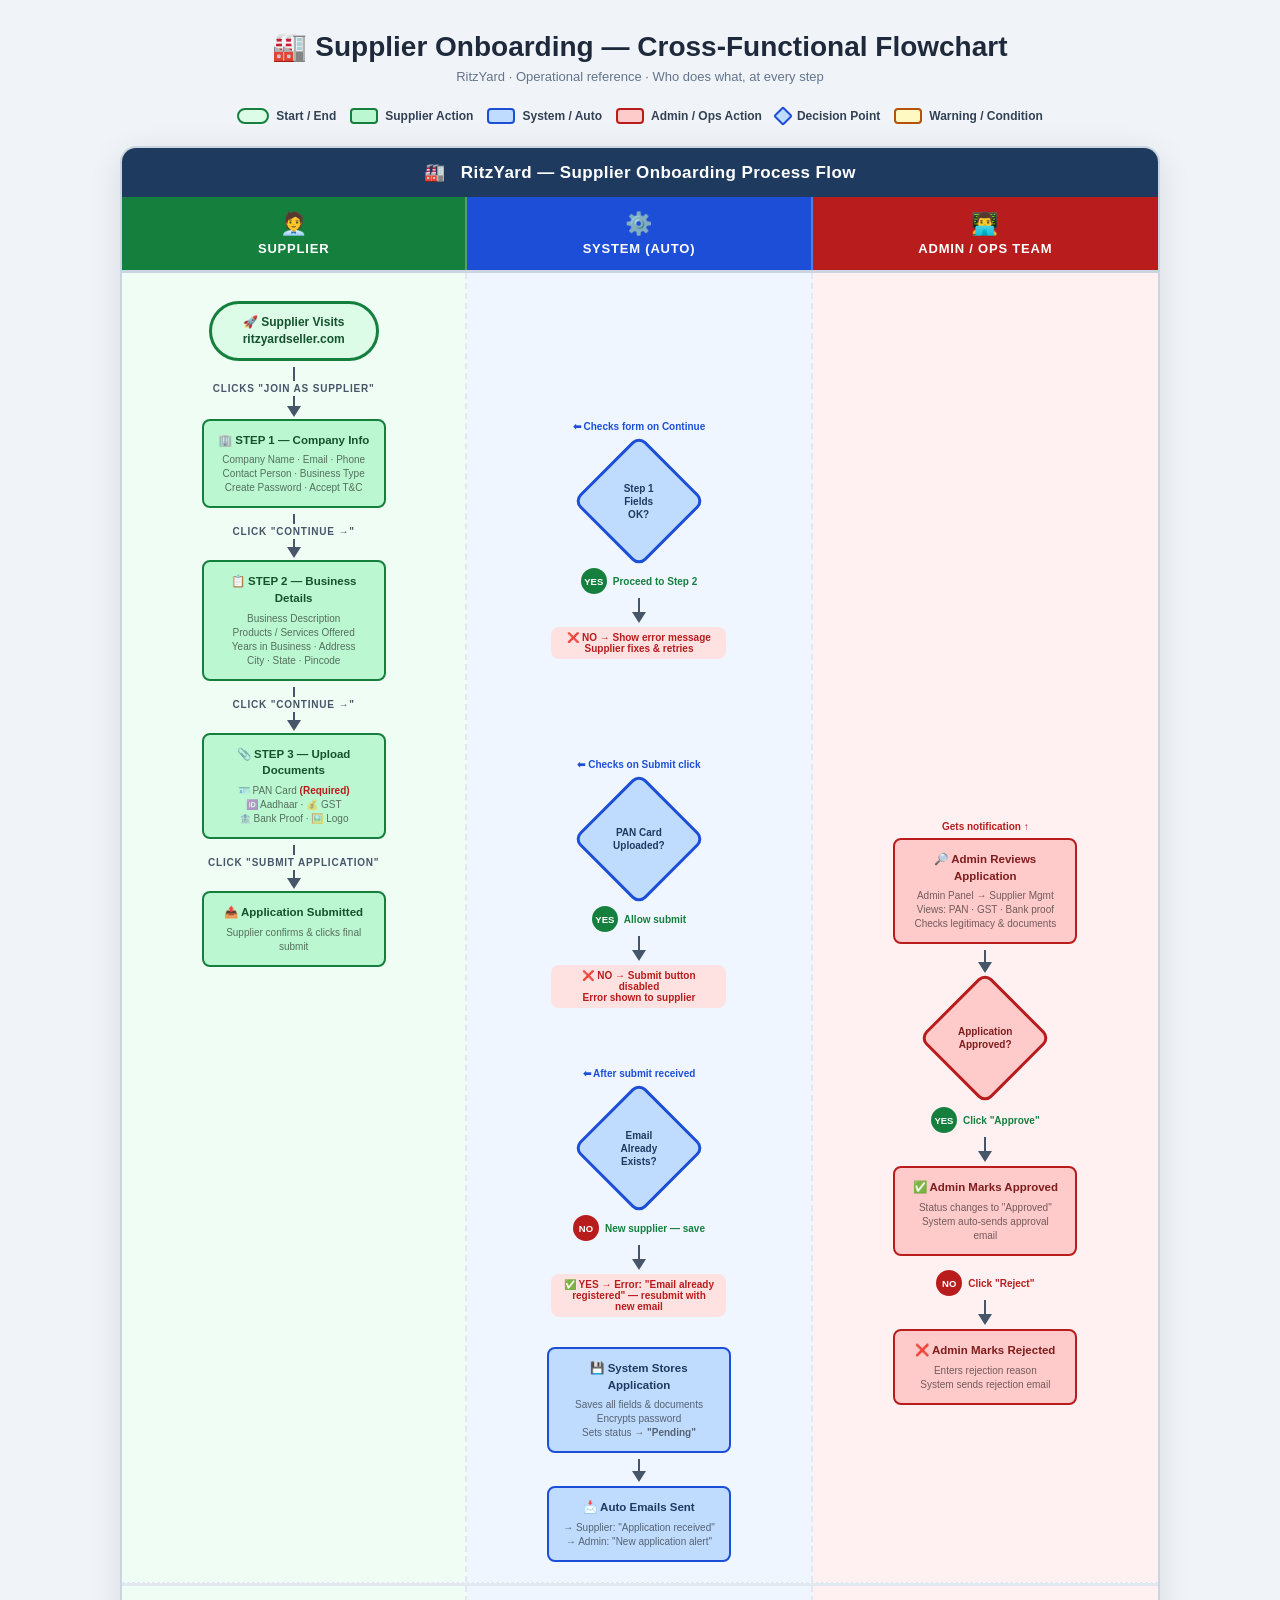
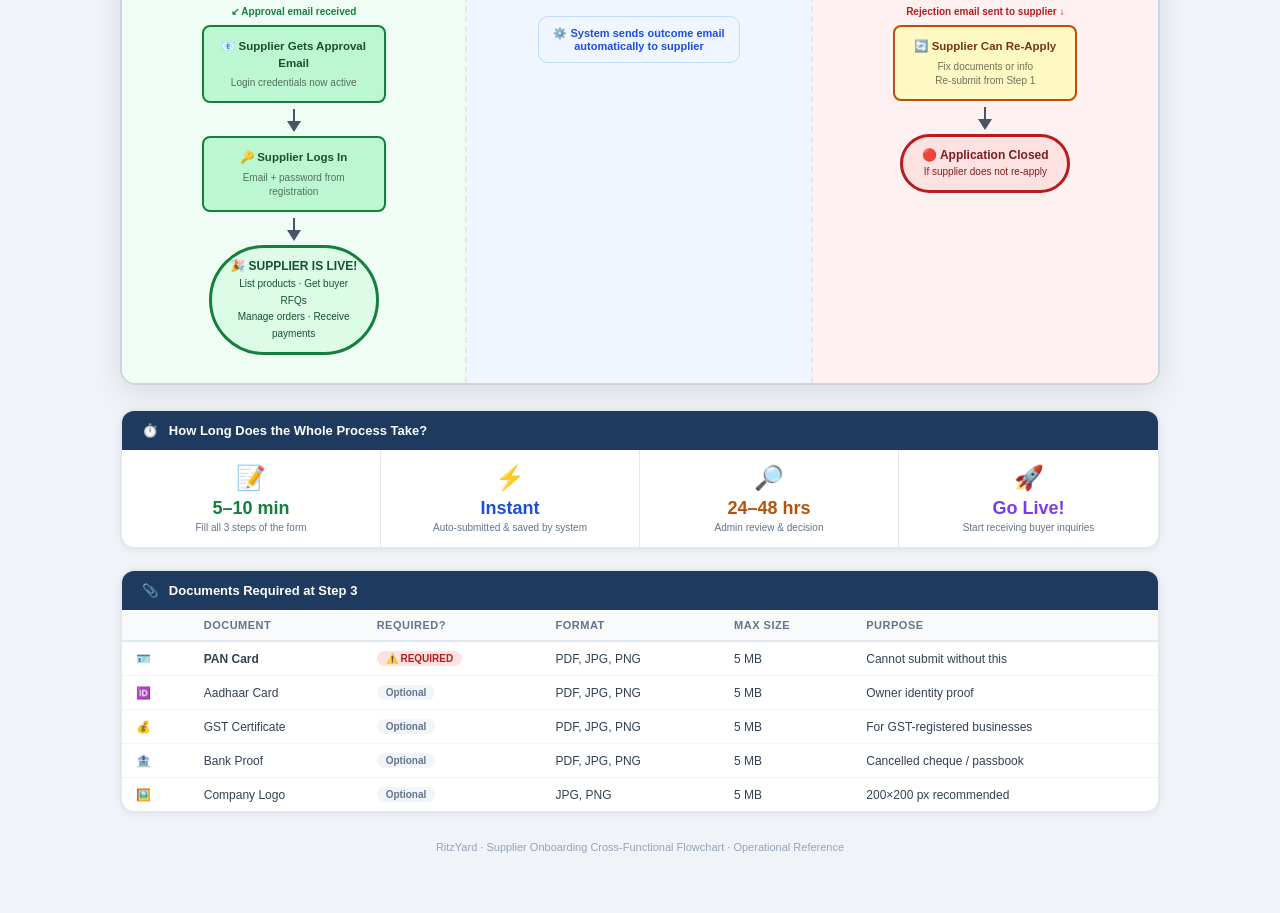
<file: src/assets/Supplier Onboarding Flowchart – RitzYard.html>
<!DOCTYPE html>
<!-- saved from url=(0089)file:///C:/Users/yurek/OneDrive/Desktop/suppliermatrix/SUPPLIER_ONBOARDING_FLOWCHART.html -->
<html lang="en"><head><meta http-equiv="Content-Type" content="text/html; charset=UTF-8">

<title>Supplier Onboarding Flowchart – RitzYard</title>
<style>
*{box-sizing:border-box;margin:0;padding:0}
body{font-family:'Segoe UI',Arial,sans-serif;background:#f0f4f8;padding:30px 20px 60px}

.page-title{text-align:center;margin-bottom:24px}
.page-title h1{font-size:28px;font-weight:900;color:#1e293b;margin-bottom:6px}
.page-title p{font-size:13px;color:#64748b}

/* ── LEGEND ── */
.legend{display:flex;flex-wrap:wrap;justify-content:center;gap:14px;margin-bottom:22px}
.leg{display:flex;align-items:center;gap:7px;font-size:12px;font-weight:600;color:#334155}
.leg-oval{width:32px;height:16px;border-radius:20px;border:2px solid}
.leg-rect{width:28px;height:16px;border-radius:4px;border:2px solid}
.leg-dia{width:14px;height:14px;transform:rotate(45deg);border-radius:2px;border:2px solid}

/* ── CHART WRAPPER ── */
.chart{background:#fff;border:2px solid #cbd5e1;border-radius:16px;overflow:hidden;
  max-width:1040px;margin:0 auto;box-shadow:0 8px 32px rgba(0,0,0,.10)}

.chart-header{background:#1e3a5f;color:#fff;text-align:center;
  padding:14px 20px;font-size:17px;font-weight:800;letter-spacing:.4px}

/* ── LANE HEADERS ── */
.lane-headers{display:grid;grid-template-columns:1fr 1fr 1fr;
  border-bottom:3px solid #cbd5e1}
.lh{text-align:center;padding:14px 8px;font-size:13px;font-weight:800;
  color:#fff;text-transform:uppercase;letter-spacing:.8px}
.lh:not(:last-child){border-right:2px solid rgba(255,255,255,.25)}
.lh-icon{font-size:22px;display:block;margin-bottom:4px}
.lh.s{background:#15803d}.lh.c{background:#1d4ed8}.lh.a{background:#b91c1c}

/* ── LANE BODY ── */
.lane-body{display:grid;grid-template-columns:1fr 1fr 1fr;position:relative}
.lane{padding:18px 14px;border-right:2px dashed #e2e8f0;
  display:flex;flex-direction:column;align-items:center;gap:0;min-height:100px}
.lane:last-child{border-right:none}
.lane.s{background:#f0fdf4}.lane.c{background:#eff6ff}.lane.a{background:#fff1f2}

/* SVG connector layer */
.connector-layer{position:absolute;top:0;left:0;width:100%;height:100%;
  pointer-events:none;z-index:10;overflow:visible}

/* ── SHAPES ── */
.shape{display:flex;flex-direction:column;align-items:center;justify-content:center;
  text-align:center;position:relative;z-index:5}

/* Oval */
.oval{border-radius:60px;border:3px solid;padding:10px 18px;
  font-size:12px;font-weight:800;line-height:1.4;width:170px;cursor:default}
.oval:hover{filter:brightness(.95)}
.oval.start{background:#dcfce7;border-color:#15803d;color:#14532d}
.oval.end-g {background:#dcfce7;border-color:#15803d;color:#14532d}
.oval.end-r {background:#fee2e2;border-color:#b91c1c;color:#7f1d1d}

/* Rectangle */
.box{border-radius:8px;border:2.5px solid;padding:11px 14px;
  font-size:11.5px;font-weight:700;line-height:1.45;width:184px;cursor:default}
.box:hover{filter:brightness(.96);transform:translateY(-1px);transition:.15s}
.box .sub{font-size:10px;font-weight:500;color:rgba(0,0,0,.55);
  margin-top:5px;line-height:1.4;display:block}
.box.s{background:#bbf7d0;border-color:#15803d;color:#14532d}
.box.c{background:#bfdbfe;border-color:#1d4ed8;color:#1e3a5f}
.box.a{background:#fecaca;border-color:#b91c1c;color:#7f1d1d}
.box.w{background:#fef9c3;border-color:#b45309;color:#78350f}

/* Diamond */
.dia-wrap{width:140px;height:130px;position:relative;flex-shrink:0}
.dia{width:94px;height:94px;transform:rotate(45deg);border-radius:10px;
  border:3px solid;position:absolute;top:18px;left:23px;
  display:flex;align-items:center;justify-content:center}
.dia.c{background:#bfdbfe;border-color:#1d4ed8}
.dia.a{background:#fecaca;border-color:#b91c1c}
.dia-text{transform:rotate(-45deg);font-size:10px;font-weight:800;
  line-height:1.3;text-align:center;padding:4px}
.dia.c .dia-text{color:#1e3a5f}.dia.a .dia-text{color:#7f1d1d}

/* Arrows */
.arr{display:flex;flex-direction:column;align-items:center;width:100%}
.arr .ln{width:2px;background:#475569}
.arr .tip{width:0;height:0;border-left:7px solid transparent;
  border-right:7px solid transparent;border-top:11px solid #475569}
.arr .lbl{font-size:10px;font-weight:700;color:#475569;
  text-transform:uppercase;letter-spacing:.8px;margin:2px 0}

/* YES/NO badge */
.yn{width:26px;height:26px;border-radius:50%;display:flex;align-items:center;
  justify-content:center;font-size:9.5px;font-weight:900;color:#fff;flex-shrink:0}
.yn.y{background:#15803d}.yn.n{background:#b91c1c}

/* row spacer */
.sp{height:10px;width:100%}

/* ── BOTTOM TABLES ── */
.bottom{max-width:1040px;margin:26px auto 0;
  display:grid;grid-template-columns:1fr 1fr;gap:20px}
@media(max-width:700px){.bottom{grid-template-columns:1fr}}

.card{background:#fff;border-radius:14px;border:2px solid #e2e8f0;overflow:hidden;
  box-shadow:0 2px 10px rgba(0,0,0,.06)}
.card-hd{padding:12px 18px;font-size:13px;font-weight:800;color:#fff}
.card-hd.green{background:#15803d}.card-hd.blue{background:#1d4ed8}
.card-hd.orange{background:#b45309}.card-hd.red{background:#b91c1c}
table{width:100%;border-collapse:collapse}
th{background:#f8fafc;padding:9px 14px;font-size:11px;font-weight:700;
   color:#64748b;text-align:left;border-bottom:2px solid #e2e8f0;
   text-transform:uppercase;letter-spacing:.5px}
td{padding:9px 14px;font-size:12px;color:#334155;border-bottom:1px solid #f1f5f9}
tr:last-child td{border-bottom:none}
.rb{display:inline-block;padding:2px 9px;border-radius:20px;font-size:10px;font-weight:700}
.rb.r{background:#fee2e2;color:#b91c1c}.rb.o{background:#f1f5f9;color:#64748b}

.timeline{display:grid;grid-template-columns:repeat(4,1fr);gap:0}
.tl-item{padding:14px 12px;text-align:center;border-right:1px solid #e2e8f0}
.tl-item:last-child{border-right:none}
.tl-icon{font-size:24px;margin-bottom:6px}
.tl-val{font-size:18px;font-weight:900;margin-bottom:3px}
.tl-desc{font-size:10px;color:#64748b}
.tl-item.g .tl-val{color:#15803d}
.tl-item.b .tl-val{color:#1d4ed8}
.tl-item.o .tl-val{color:#b45309}
.tl-item.p .tl-val{color:#7c3aed}

footer{text-align:center;margin-top:28px;font-size:11px;color:#94a3b8}
</style>
</head>
<body>

<div class="page-title">
  <h1>🏭 Supplier Onboarding — Cross-Functional Flowchart</h1>
  <p>RitzYard · Operational reference · Who does what, at every step</p>
</div>

<!-- LEGEND -->
<div class="legend">
  <div class="leg"><div class="leg-oval" style="background:#dcfce7;border-color:#15803d"></div>Start / End</div>
  <div class="leg"><div class="leg-rect" style="background:#bbf7d0;border-color:#15803d"></div>Supplier Action</div>
  <div class="leg"><div class="leg-rect" style="background:#bfdbfe;border-color:#1d4ed8"></div>System / Auto</div>
  <div class="leg"><div class="leg-rect" style="background:#fecaca;border-color:#b91c1c"></div>Admin / Ops Action</div>
  <div class="leg"><div class="leg-dia" style="background:#bfdbfe;border-color:#1d4ed8"></div>Decision Point</div>
  <div class="leg"><div class="leg-rect" style="background:#fef9c3;border-color:#b45309"></div>Warning / Condition</div>
</div>

<!-- CHART -->
<div class="chart">
  <div class="chart-header">🏭 &nbsp; RitzYard — Supplier Onboarding Process Flow</div>

  <!-- LANE HEADERS -->
  <div class="lane-headers">
    <div class="lh s"><span class="lh-icon">🧑‍💼</span>SUPPLIER</div>
    <div class="lh c"><span class="lh-icon">⚙️</span>SYSTEM (AUTO)</div>
    <div class="lh a"><span class="lh-icon">👨‍💻</span>ADMIN / OPS TEAM</div>
  </div>

  <!-- ════════ SWIM LANE ROWS ════════ -->
  <!-- Using an SVG-based approach for clean visual arrows between lanes -->
  <div style="position:relative;background:#fff;">
  <svg id="svg-conn" class="connector-layer" style="display:none"></svg>

  <!-- ── R1: START ── -->
  <div style="display:grid;grid-template-columns:1fr 1fr 1fr;border-bottom:1px dashed #e2e8f0">
    <div class="lane s" style="padding-top:28px;padding-bottom:20px">
      <div class="shape">
        <div class="oval start">🚀 Supplier Visits<br>ritzyardseller.com</div>
      </div>
      <div class="arr" style="margin-top:6px">
        <div class="ln" style="height:14px"></div>
        <div class="lbl">Clicks "Join as Supplier"</div>
        <div class="ln" style="height:10px"></div>
        <div class="tip"></div>
      </div>
      <div class="shape" style="margin-top:2px">
        <div class="box s">
          🏢 <strong>STEP 1 — Company Info</strong>
          <span class="sub">Company Name · Email · Phone<br>Contact Person · Business Type<br>Create Password · Accept T&amp;C</span>
        </div>
      </div>
      <div class="arr" style="margin-top:6px">
        <div class="ln" style="height:10px"></div>
        <div class="lbl">Click "Continue →"</div>
        <div class="ln" style="height:8px"></div>
        <div class="tip"></div>
      </div>
      <div class="shape" style="margin-top:2px">
        <div class="box s">
          📋 <strong>STEP 2 — Business Details</strong>
          <span class="sub">Business Description<br>Products / Services Offered<br>Years in Business · Address<br>City · State · Pincode</span>
        </div>
      </div>
      <div class="arr" style="margin-top:6px">
        <div class="ln" style="height:10px"></div>
        <div class="lbl">Click "Continue →"</div>
        <div class="ln" style="height:8px"></div>
        <div class="tip"></div>
      </div>
      <div class="shape" style="margin-top:2px">
        <div class="box s">
          📎 <strong>STEP 3 — Upload Documents</strong>
          <span class="sub">🪪 PAN Card <b style="color:#b91c1c">(Required)</b><br>🆔 Aadhaar · 💰 GST<br>🏦 Bank Proof · 🖼️ Logo</span>
        </div>
      </div>
      <div class="arr" style="margin-top:6px">
        <div class="ln" style="height:10px"></div>
        <div class="lbl">Click "Submit Application"</div>
        <div class="ln" style="height:8px"></div>
        <div class="tip"></div>
      </div>
      <div class="shape" style="margin-top:2px">
        <div class="box s">
          📤 <strong>Application Submitted</strong>
          <span class="sub">Supplier confirms &amp; clicks final submit</span>
        </div>
      </div>
    </div>

    <!-- SYSTEM LANE -->
    <div class="lane c" style="padding-top:28px;padding-bottom:20px">

      <!-- Validate Step 1 -->
      <div style="height:80px"></div><!-- align with step 1 box -->

      <div style="margin-top:40px;display:flex;flex-direction:column;align-items:center">
        <div style="font-size:10px;font-weight:700;color:#1d4ed8;margin-bottom:4px">⬅ Checks form on Continue</div>
        <div class="shape">
          <div class="dia-wrap">
            <div class="dia c"><div class="dia-text">Step 1<br>Fields<br>OK?</div></div>
          </div>
        </div>
        <div style="display:flex;align-items:center;gap:6px;margin-top:2px">
          <div class="yn y">YES</div>
          <span style="font-size:10px;color:#15803d;font-weight:700">Proceed to Step 2</span>
        </div>
        <div class="arr" style="margin-top:4px;width:40px">
          <div class="ln" style="height:14px"></div>
          <div class="tip"></div>
        </div>
        <div style="margin-top:4px;font-size:10px;font-weight:700;background:#fee2e2;color:#b91c1c;
          padding:5px 10px;border-radius:8px;text-align:center;width:175px">
          ❌ NO → Show error message<br>Supplier fixes &amp; retries
        </div>
      </div>

      <!-- PAN check -->
      <div style="margin-top:100px;display:flex;flex-direction:column;align-items:center">
        <div style="font-size:10px;font-weight:700;color:#1d4ed8;margin-bottom:4px">⬅ Checks on Submit click</div>
        <div class="shape">
          <div class="dia-wrap">
            <div class="dia c"><div class="dia-text">PAN Card<br>Uploaded?</div></div>
          </div>
        </div>
        <div style="display:flex;align-items:center;gap:6px;margin-top:2px">
          <div class="yn y">YES</div>
          <span style="font-size:10px;color:#15803d;font-weight:700">Allow submit</span>
        </div>
        <div class="arr" style="margin-top:4px;width:40px">
          <div class="ln" style="height:14px"></div>
          <div class="tip"></div>
        </div>
        <div style="margin-top:4px;font-size:10px;font-weight:700;background:#fee2e2;color:#b91c1c;
          padding:5px 10px;border-radius:8px;text-align:center;width:175px">
          ❌ NO → Submit button disabled<br>Error shown to supplier
        </div>
      </div>

      <!-- Duplicate check -->
      <div style="margin-top:60px;display:flex;flex-direction:column;align-items:center">
        <div style="font-size:10px;font-weight:700;color:#1d4ed8;margin-bottom:4px">⬅ After submit received</div>
        <div class="shape">
          <div class="dia-wrap">
            <div class="dia c"><div class="dia-text">Email<br>Already<br>Exists?</div></div>
          </div>
        </div>
        <div style="display:flex;align-items:center;gap:6px;margin-top:2px">
          <div class="yn n">NO</div>
          <span style="font-size:10px;color:#15803d;font-weight:700">New supplier — save</span>
        </div>
        <div class="arr" style="margin-top:4px;width:40px">
          <div class="ln" style="height:14px"></div>
          <div class="tip"></div>
        </div>
        <div style="margin-top:4px;font-size:10px;font-weight:700;background:#fee2e2;color:#b91c1c;
          padding:5px 10px;border-radius:8px;text-align:center;width:175px">
          ✅ YES → Error: "Email already<br>registered" — resubmit with new email
        </div>
      </div>

      <!-- Store & emails -->
      <div style="margin-top:30px;display:flex;flex-direction:column;align-items:center">
        <div class="shape">
          <div class="box c">
            💾 <strong>System Stores Application</strong>
            <span class="sub">Saves all fields &amp; documents<br>Encrypts password<br>Sets status → <b>"Pending"</b></span>
          </div>
        </div>
        <div class="arr" style="margin-top:6px">
          <div class="ln" style="height:12px"></div>
          <div class="tip"></div>
        </div>
        <div class="shape" style="margin-top:4px">
          <div class="box c">
            📩 <strong>Auto Emails Sent</strong>
            <span class="sub">→ Supplier: "Application received"<br>→ Admin: "New application alert"</span>
          </div>
        </div>
      </div>
    </div>

    <!-- ADMIN LANE -->
    <div class="lane a" style="padding-top:28px;padding-bottom:20px">
      <div style="height:520px"></div><!-- push down to align with email row -->

      <div style="display:flex;flex-direction:column;align-items:center">
        <div style="font-size:10px;font-weight:700;color:#b91c1c;margin-bottom:6px">Gets notification ↑</div>
        <div class="shape">
          <div class="box a">
            🔎 <strong>Admin Reviews Application</strong>
            <span class="sub">Admin Panel → Supplier Mgmt<br>Views: PAN · GST · Bank proof<br>Checks legitimacy &amp; documents</span>
          </div>
        </div>
        <div class="arr" style="margin-top:6px">
          <div class="ln" style="height:12px"></div>
          <div class="tip"></div>
        </div>

        <!-- DECISION: APPROVE or REJECT -->
        <div class="shape">
          <div class="dia-wrap">
            <div class="dia a"><div class="dia-text">Application<br>Approved?</div></div>
          </div>
        </div>

        <!-- YES branch -->
        <div style="display:flex;align-items:center;gap:6px;margin-top:4px">
          <div class="yn y">YES</div>
          <span style="font-size:10px;color:#15803d;font-weight:700">Click "Approve"</span>
        </div>
        <div class="arr" style="margin-top:4px;width:40px">
          <div class="ln" style="height:14px"></div>
          <div class="tip"></div>
        </div>
        <div class="shape" style="margin-top:4px">
          <div class="box a">
            ✅ <strong>Admin Marks Approved</strong>
            <span class="sub">Status changes to "Approved"<br>System auto-sends approval email</span>
          </div>
        </div>

        <!-- NO branch -->
        <div style="margin-top:14px;display:flex;align-items:center;gap:6px">
          <div class="yn n">NO</div>
          <span style="font-size:10px;color:#b91c1c;font-weight:700">Click "Reject"</span>
        </div>
        <div class="arr" style="margin-top:4px;width:40px">
          <div class="ln" style="height:14px"></div>
          <div class="tip"></div>
        </div>
        <div class="shape" style="margin-top:4px">
          <div class="box a">
            ❌ <strong>Admin Marks Rejected</strong>
            <span class="sub">Enters rejection reason<br>System sends rejection email</span>
          </div>
        </div>
      </div>
    </div>
  </div>

  <!-- ── OUTCOME ROW ── -->
  <div style="display:grid;grid-template-columns:1fr 1fr 1fr;
    border-top:3px solid #e2e8f0;background:#f8fafc">

    <!-- Approved outcome -->
    <div class="lane s" style="padding:20px 14px 28px;border-bottom:none">
      <div style="font-size:10px;font-weight:700;color:#15803d;margin-bottom:8px">
        ↙ Approval email received
      </div>
      <div class="shape">
        <div class="box s">
          📧 <strong>Supplier Gets Approval Email</strong>
          <span class="sub">Login credentials now active</span>
        </div>
      </div>
      <div class="arr" style="margin-top:6px">
        <div class="ln" style="height:12px"></div>
        <div class="tip"></div>
      </div>
      <div class="shape" style="margin-top:4px">
        <div class="box s">
          🔑 <strong>Supplier Logs In</strong>
          <span class="sub">Email + password from registration</span>
        </div>
      </div>
      <div class="arr" style="margin-top:6px">
        <div class="ln" style="height:12px"></div>
        <div class="tip"></div>
      </div>
      <div class="shape" style="margin-top:4px">
        <div class="oval end-g">
          🎉 <strong>SUPPLIER IS LIVE!</strong><br>
          <span style="font-size:10px;font-weight:500">List products · Get buyer RFQs<br>Manage orders · Receive payments</span>
        </div>
      </div>
    </div>

    <!-- Middle spacer -->
    <div class="lane c" style="border-bottom:none;padding:20px 14px 28px;justify-content:flex-start">
      <div style="font-size:11px;font-weight:700;color:#1d4ed8;text-align:center;
        background:#eff6ff;padding:10px 14px;border-radius:10px;border:1px solid #bfdbfe;margin-top:10px">
        ⚙️ System sends outcome email<br>automatically to supplier
      </div>
    </div>

    <!-- Rejected outcome -->
    <div class="lane a" style="border-bottom:none;padding:20px 14px 28px;justify-content:flex-start">
      <div style="font-size:10px;font-weight:700;color:#b91c1c;margin-bottom:8px">
        Rejection email sent to supplier ↓
      </div>
      <div class="shape">
        <div class="box w">
          🔄 <strong>Supplier Can Re-Apply</strong>
          <span class="sub">Fix documents or info<br>Re-submit from Step 1</span>
        </div>
      </div>
      <div class="arr" style="margin-top:6px">
        <div class="ln" style="height:12px"></div>
        <div class="tip"></div>
      </div>
      <div class="shape" style="margin-top:4px">
        <div class="oval end-r">
          🔴 Application Closed<br>
          <span style="font-size:10px;font-weight:500">If supplier does not re-apply</span>
        </div>
      </div>
    </div>
  </div>

  </div><!-- end chart inner -->
</div><!-- end .chart -->

<!-- ════════ TIMELINE ════════ -->
<div style="max-width:1040px;margin:24px auto 0;background:#fff;border-radius:14px;
  border:2px solid #e2e8f0;overflow:hidden;box-shadow:0 2px 10px rgba(0,0,0,.06)">
  <div style="background:#1e3a5f;color:#fff;padding:12px 20px;font-size:13px;font-weight:800">
    ⏱️ &nbsp; How Long Does the Whole Process Take?
  </div>
  <div class="timeline">
    <div class="tl-item g">
      <div class="tl-icon">📝</div>
      <div class="tl-val">5–10 min</div>
      <div class="tl-desc">Fill all 3 steps of the form</div>
    </div>
    <div class="tl-item b">
      <div class="tl-icon">⚡</div>
      <div class="tl-val">Instant</div>
      <div class="tl-desc">Auto-submitted &amp; saved by system</div>
    </div>
    <div class="tl-item o">
      <div class="tl-icon">🔎</div>
      <div class="tl-val">24–48 hrs</div>
      <div class="tl-desc">Admin review &amp; decision</div>
    </div>
    <div class="tl-item p">
      <div class="tl-icon">🚀</div>
      <div class="tl-val">Go Live!</div>
      <div class="tl-desc">Start receiving buyer inquiries</div>
    </div>
  </div>
</div>

<!-- ════════ DOCUMENTS TABLE ════════ -->
<div style="max-width:1040px;margin:20px auto 0;background:#fff;border-radius:14px;
  border:2px solid #e2e8f0;overflow:hidden;box-shadow:0 2px 10px rgba(0,0,0,.06)">
  <div style="background:#1e3a5f;color:#fff;padding:12px 20px;font-size:13px;font-weight:800">
    📎 &nbsp; Documents Required at Step 3
  </div>
  <table>
    <thead>
      <tr>
        <th></th><th>Document</th><th>Required?</th>
        <th>Format</th><th>Max Size</th><th>Purpose</th>
      </tr>
    </thead>
    <tbody>
      <tr><td>🪪</td><td><b>PAN Card</b></td><td><span class="rb r">⚠️ REQUIRED</span></td><td>PDF, JPG, PNG</td><td>5 MB</td><td>Cannot submit without this</td></tr>
      <tr><td>🆔</td><td>Aadhaar Card</td><td><span class="rb o">Optional</span></td><td>PDF, JPG, PNG</td><td>5 MB</td><td>Owner identity proof</td></tr>
      <tr><td>💰</td><td>GST Certificate</td><td><span class="rb o">Optional</span></td><td>PDF, JPG, PNG</td><td>5 MB</td><td>For GST-registered businesses</td></tr>
      <tr><td>🏦</td><td>Bank Proof</td><td><span class="rb o">Optional</span></td><td>PDF, JPG, PNG</td><td>5 MB</td><td>Cancelled cheque / passbook</td></tr>
      <tr><td>🖼️</td><td>Company Logo</td><td><span class="rb o">Optional</span></td><td>JPG, PNG</td><td>5 MB</td><td>200×200 px recommended</td></tr>
    </tbody>
  </table>
</div>

<footer>RitzYard · Supplier Onboarding Cross-Functional Flowchart · Operational Reference</footer>



</body></html>
</file>
